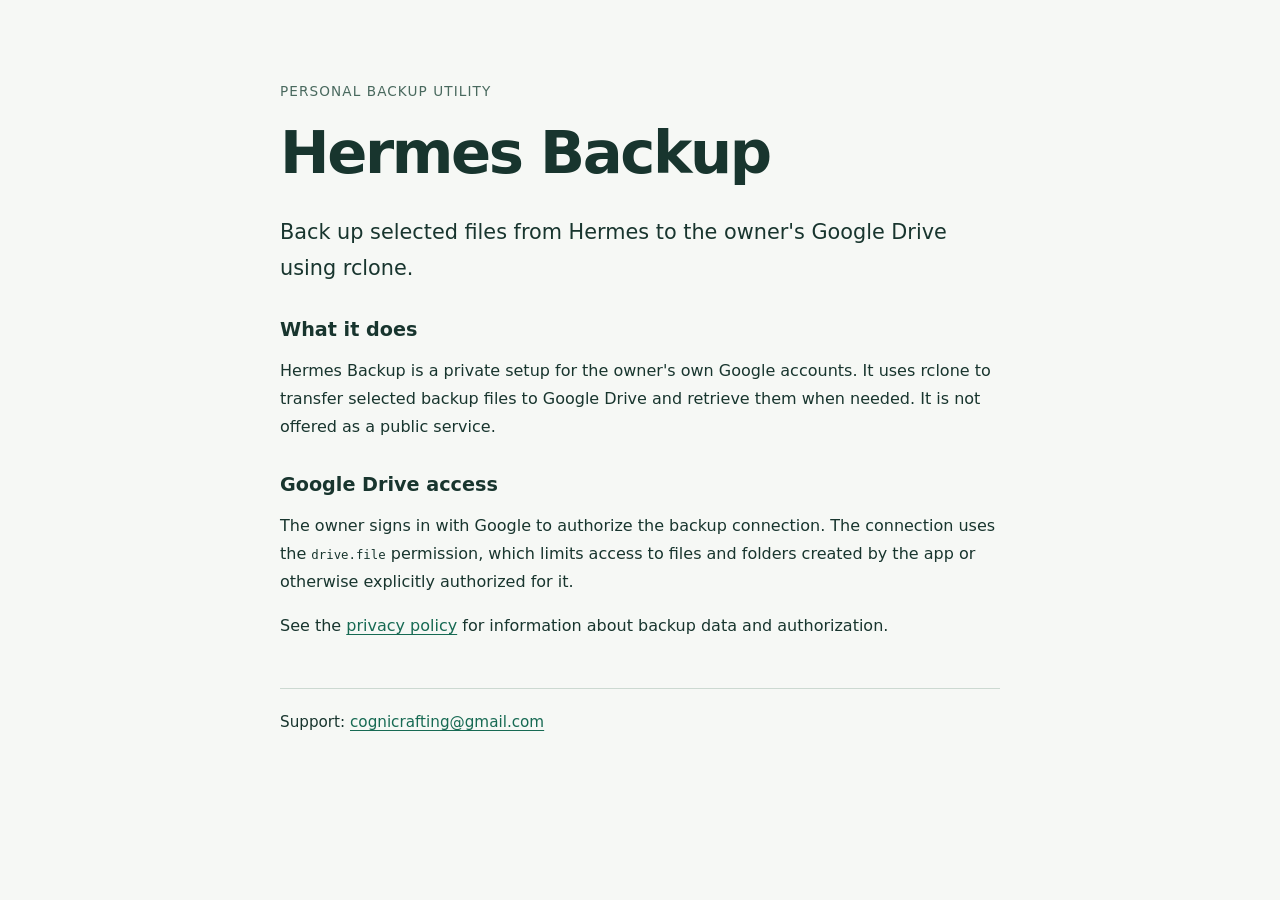
<file: index.html>
<!doctype html>
<html lang="en">
<head>
  <meta charset="utf-8">
  <meta name="viewport" content="width=device-width, initial-scale=1">
  <title>Hermes Backup</title>
  <link rel="stylesheet" href="style.css">
</head>
<body>
  <main>
    <p class="eyebrow">Personal backup utility</p>
    <h1>Hermes Backup</h1>
    <p class="lead">Back up selected files from Hermes to the owner's Google Drive using rclone.</p>
    <h2>What it does</h2>
    <p>Hermes Backup is a private setup for the owner's own Google accounts. It uses rclone to transfer selected backup files to Google Drive and retrieve them when needed. It is not offered as a public service.</p>
    <h2>Google Drive access</h2>
    <p>The owner signs in with Google to authorize the backup connection. The connection uses the <code>drive.file</code> permission, which limits access to files and folders created by the app or otherwise explicitly authorized for it.</p>
    <p>See the <a href="privacy.html">privacy policy</a> for information about backup data and authorization.</p>
    <footer>Support: <a href="mailto:cognicrafting@gmail.com">cognicrafting@gmail.com</a></footer>
  </main>
</body>
</html>
</file>
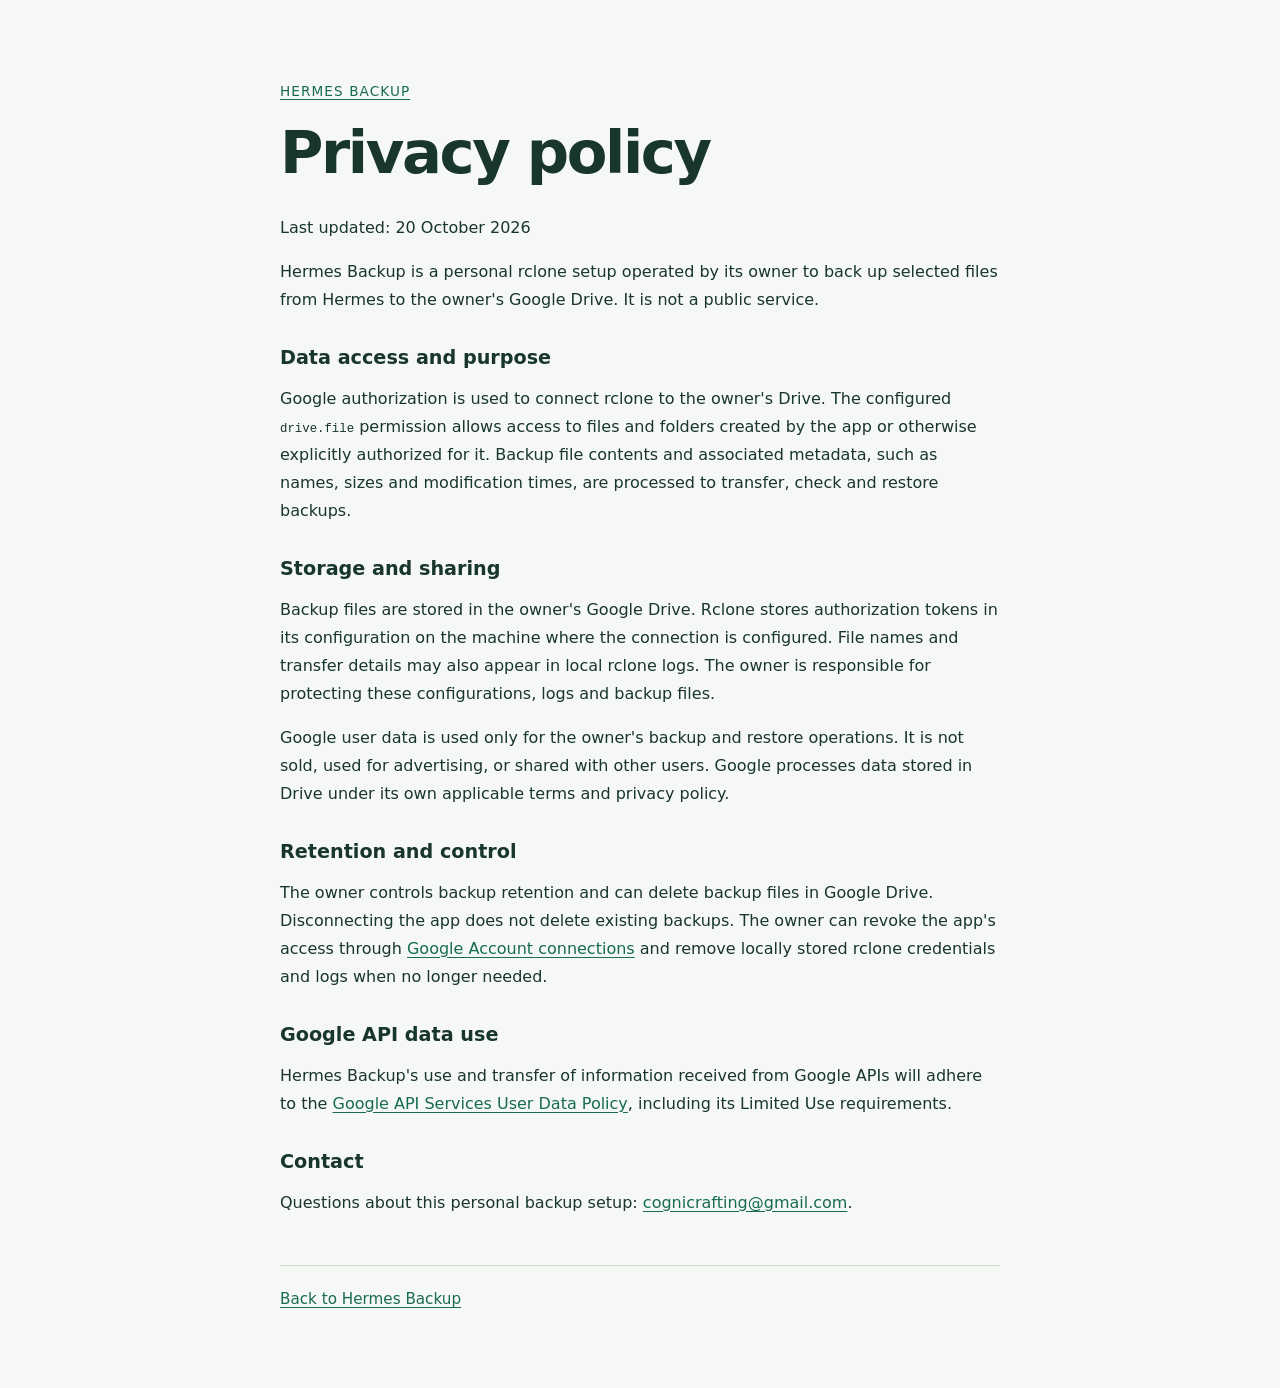
<file: privacy.html>
<!doctype html>
<html lang="en">
<head>
  <meta charset="utf-8">
  <meta name="viewport" content="width=device-width, initial-scale=1">
  <title>Privacy policy | Hermes Backup</title>
  <link rel="stylesheet" href="style.css">
</head>
<body>
  <main>
    <p class="eyebrow"><a href="index.html">Hermes Backup</a></p>
    <h1>Privacy policy</h1>
    <p>Last updated: 20 October 2026</p>
    <p>Hermes Backup is a personal rclone setup operated by its owner to back up selected files from Hermes to the owner's Google Drive. It is not a public service.</p>
    <h2>Data access and purpose</h2>
    <p>Google authorization is used to connect rclone to the owner's Drive. The configured <code>drive.file</code> permission allows access to files and folders created by the app or otherwise explicitly authorized for it. Backup file contents and associated metadata, such as names, sizes and modification times, are processed to transfer, check and restore backups.</p>
    <h2>Storage and sharing</h2>
    <p>Backup files are stored in the owner's Google Drive. Rclone stores authorization tokens in its configuration on the machine where the connection is configured. File names and transfer details may also appear in local rclone logs. The owner is responsible for protecting these configurations, logs and backup files.</p>
    <p>Google user data is used only for the owner's backup and restore operations. It is not sold, used for advertising, or shared with other users. Google processes data stored in Drive under its own applicable terms and privacy policy.</p>
    <h2>Retention and control</h2>
    <p>The owner controls backup retention and can delete backup files in Google Drive. Disconnecting the app does not delete existing backups. The owner can revoke the app's access through <a href="https://myaccount.google.com/connections">Google Account connections</a> and remove locally stored rclone credentials and logs when no longer needed.</p>
    <h2>Google API data use</h2>
    <p>Hermes Backup's use and transfer of information received from Google APIs will adhere to the <a href="https://developers.google.com/terms/api-services-user-data-policy">Google API Services User Data Policy</a>, including its Limited Use requirements.</p>
    <h2>Contact</h2>
    <p>Questions about this personal backup setup: <a href="mailto:cognicrafting@gmail.com">cognicrafting@gmail.com</a>.</p>
    <footer><a href="index.html">Back to Hermes Backup</a></footer>
  </main>
</body>
</html>
</file>
<file: style.css>
:root { color-scheme: light; font-family: system-ui, sans-serif; color: #18352e; background: #f6f8f5; }
body { margin: 0; }
main { max-width: 720px; margin: 5rem auto; padding: 0 1.5rem; }
.eyebrow { color: #49695e; font-size: .85rem; letter-spacing: .08em; text-transform: uppercase; }
h1 { font-size: clamp(2.2rem, 7vw, 3.7rem); line-height: 1.1; letter-spacing: -.04em; margin: 1rem 0 1.8rem; }
h2 { font-size: 1.2rem; margin-top: 2rem; }
p { line-height: 1.75; }
.lead { font-size: 1.3rem; }
a { color: #176a53; text-underline-offset: .2em; }
a:focus-visible { outline: 3px solid #176a53; outline-offset: 4px; }
code { font-size: .95em; }
footer { border-top: 1px solid #ccd9d1; margin-top: 3rem; padding-top: 1.5rem; font-size: .95rem; }
@media (max-width: 500px) { main { margin: 2.5rem auto; } }
</file>
